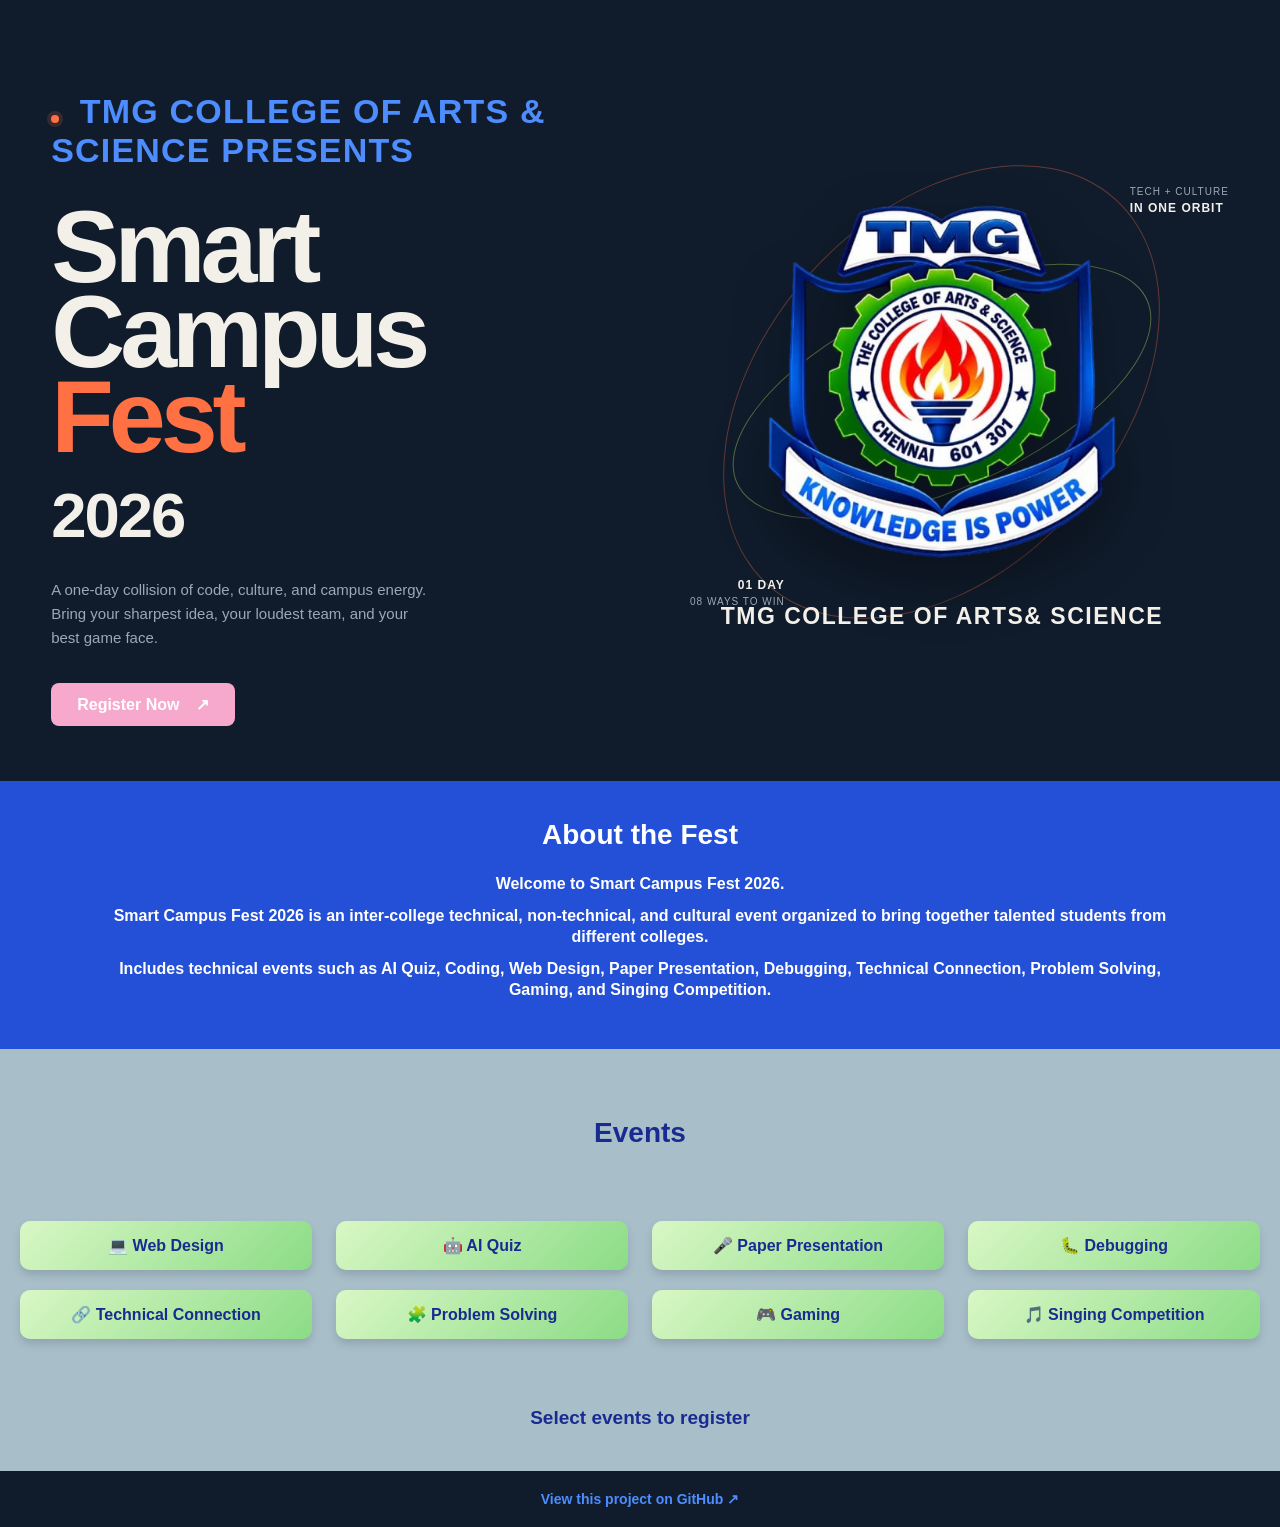
<file: index.html>
<!DOCTYPE html>
<html lang="en">
<head>
    <meta charset="UTF-8">
    <meta name="viewport" content="width=device-width, initial-scale=1.0">
    <meta name="description" content="Smart Campus Fest 2026 at TMG College of Arts & Science.">
    <title>Smart Campus Fest 2026</title>
    <link rel="stylesheet" href="style.css">
</head>
<body>
    <header>
        <div class="hero-content">
            <div class="hero-copy">
                <p class="hero-eyebrow"><span></span> TMG College of Arts &amp; Science presents</p>
                <h1>Smart Campus<br><em>Fest</em><br><span class="hero-year">2026</span></h1>
                <p class="hero-description">A one-day collision of code, culture, and campus energy. Bring your sharpest idea, your loudest team, and your best game face.</p>
                <a href="register.html" class="btn hero-btn">Register Now <b>↗</b></a>
            </div>
            <div class="hero-visual">
                <div class="orbit orbit-wide"></div>
                <div class="orbit orbit-tall"></div>
                <span class="visual-label visual-label-top">Tech + culture<br><strong>in one orbit</strong></span>
                <img src="logo.png" alt="TMG College of Arts and Science emblem" class="hero-logo">
                <p class="hero-college-name">TMG COLLEGE OF ARTS&amp; SCIENCE</p>
                <span class="visual-label visual-label-bottom"><strong>01 day</strong><br>08 ways to win</span>
            </div>
        </div>
    </header>

    <main>
        <section class="about-section">
            <h2>About the Fest</h2>
            <p>Welcome to Smart Campus Fest 2026.</p>
            <p>Smart Campus Fest 2026 is an inter-college technical, non-technical, and cultural event organized to bring together talented students from different colleges.</p>
            <p>Includes technical events such as AI Quiz, Coding, Web Design, Paper Presentation, Debugging, Technical Connection, Problem Solving, Gaming, and Singing Competition.</p>
        </section>

        <section class="styled-section events-section" id="events">
            <h2>Events</h2>
            <div class="event-list">
                <a class="card" href="events.html?event=Web%20Design">💻 Web Design</a>
                <a class="card" href="events.html?event=AI%20Quiz">🤖 AI Quiz</a>
                <a class="card" href="events.html?event=Paper%20Presentation">🎤 Paper Presentation</a>
                <a class="card" href="events.html?event=Debugging">🐛 Debugging</a>
                <a class="card" href="events.html?event=Technical%20Connection">🔗 Technical Connection</a>
                <a class="card" href="events.html?event=Problem%20Solving">🧩 Problem Solving</a>
                <a class="card" href="events.html?event=Gaming">🎮 Gaming</a>
                <a class="card" href="events.html?event=Singing%20Competition">🎵 Singing Competition</a>
            </div>
        </section>

        <p id="register" class="select-register">Select events to register</p>
    </main>
    <footer class="site-footer">
        <a href="https://github.com/gracy012345/SMART-CAMPUS-FEST-L.-GRACY-PRIYA-3rd-CS-.git" target="_blank" rel="noopener noreferrer">View this project on GitHub ↗</a>
    </footer>
    <script src="script.js"></script>
</body>
</html>
</file>
<file: style.css>
:root { --sky: #a8bfca; --royal: #2450d8; --navy: #192b91; --pink: #f7a9cd; --white: #fff; }
* { box-sizing: border-box; }
html { scroll-behavior: smooth; }
body { margin: 0; background: var(--sky); color: var(--navy); font-family: Arial, Helvetica, sans-serif; text-align: center; }
header { padding: 24px max(20px, 4vw) 55px; color: var(--white); background: #101c2c; }
.top-brand { display: flex; align-items: center; gap: 10px; width: fit-content; color: var(--white); font-size: 18px; font-weight: 700; }
.logo { display: block; width: 42px; height: 42px; object-fit: contain; }
.brand-dot { color: #ff7043; }
.hero-content { width: min(1240px, 100%); min-height: 555px; margin: 34px auto 0; display: grid; grid-template-columns: 1fr 1fr; align-items: center; gap: 30px; text-align: left; }
.hero-copy { max-width: 620px; }
.hero-eyebrow { color: #4d8dff; font-size: clamp(23px, 3vw, 34px); font-weight: 700; letter-spacing: 1.2px; text-transform: uppercase; }
.hero-eyebrow span { display: inline-block; width: 8px; height: 8px; margin-right: 10px; border-radius: 50%; background: #ff7043; box-shadow: 0 0 0 4px rgba(255,112,67,.16); }
.hero-copy h1 { margin: 28px 0 34px; color: #f2f0e9; font-size: clamp(60px, 8vw, 116px); line-height: .83; letter-spacing: -5px; }
.hero-copy h1 em { color: #ff7043; font-style: normal; }
.hero-year { color: #f2f0e9; font-size: .62em; letter-spacing: -2px; }
.hero-description { max-width: 385px; color: #9ca8b5; line-height: 1.6; font-size: 15px; }
.hero-btn { margin-top: 18px; background: #c7f36b; color: #101c2c; }
.hero-btn b { margin-left: 12px; }
.hero-visual { min-height: 545px; position: relative; display: grid; place-items: center; }
.hero-logo { position: relative; z-index: 1; width: min(390px, 75%); height: auto; filter: drop-shadow(0 25px 28px rgba(0,0,0,.38)); animation: heroFloat 5s ease-in-out infinite; }
.hero-college-name { position: absolute; z-index: 2; bottom: 34px; margin: 0; color: #f2f0e9; font-size: clamp(15px, 2vw, 23px); font-weight: 700; letter-spacing: 1.5px; text-align: center; }
.orbit { position: absolute; border: 1px solid rgba(199,243,107,.38); border-radius: 50%; }
.orbit-wide { width: 450px; height: 195px; transform: rotate(-24deg); }
.orbit-tall { width: 355px; height: 520px; border-color: rgba(255,112,67,.35); transform: rotate(42deg); }
.visual-label { position: absolute; z-index: 2; color: #9ca8b5; font-size: 10px; letter-spacing: 1px; line-height: 1.5; text-transform: uppercase; }
.visual-label strong { color: #f2f0e9; font-size: 12px; }
.visual-label-top { top: 65px; right: 0; }.visual-label-bottom { bottom: 55px; left: 35px; text-align: right; }
@keyframes heroFloat { 0%, 100% { transform: translateY(0) rotate(-2deg); } 50% { transform: translateY(-12px) rotate(2deg); } }
.college-name { margin: 0 0 22px; color: var(--navy); font-size: clamp(22px, 4vw, 34px); letter-spacing: 2px; font-weight: 700; }
header h2 { margin: 0 0 18px; font-size: clamp(21px, 3vw, 28px); }
.tagline { margin: 0 0 14px; font-size: 16px; font-weight: 700; }
.btn { display: inline-block; padding: 12px 26px; background: var(--pink); color: var(--white); border: 0; border-radius: 8px; font-weight: 700; text-decoration: none; cursor: pointer; transition: transform .2s ease, filter .2s ease; }
.btn:hover { transform: translateY(-2px); filter: brightness(.96); }
section { padding: 30px 20px; }
.about-section { background: var(--royal); color: var(--white); padding: 38px max(20px, 8vw); }
.about-section h2 { margin: 0 0 22px; font-size: 28px; }
.about-section p { max-width: 1200px; margin: 10px auto; font-size: 16px; line-height: 1.35; font-weight: 700; }
.styled-section { max-width: 1280px; margin: 0 auto; color: var(--navy); }
.styled-section h2 { margin: 38px 0 72px; font-size: 28px; }
.event-list { display: grid; grid-template-columns: repeat(4, minmax(0, 1fr)); gap: 20px 24px; max-width: 1250px; margin: 0 auto; }
.card { min-width: 168px; padding: 15px 25px; background: linear-gradient(135deg, #d9f7c5, #8bdc86); border-radius: 10px; color: var(--navy); font-weight: 700; box-shadow: 0 5px 8px rgba(0,0,0,.14); }
.select-register { margin: 38px auto 42px; color: var(--navy); font-size: 19px; font-weight: 700; }
.site-footer { padding: 20px; background: #101c2c; font-size: 14px; font-weight: 700; }
.site-footer a { color: #4d8dff; text-decoration: none; }
.site-footer a:hover { color: #c7f36b; }
.card { display: block; text-decoration: none; transition: transform .2s ease, box-shadow .2s ease; }
.card:hover { transform: translateY(-4px); box-shadow: 0 8px 12px rgba(0,0,0,.2); }
.details-page { min-height: 100vh; background: linear-gradient(145deg, #a8bfca, #d8e7dd); }
.details-header { padding: 28px 20px 10px; }
.details-logo { width: 125px; height: auto; }
.event-details { width: min(680px, calc(100% - 40px)); margin: 30px auto 70px; text-align: left; }
.back-link { display: inline-block; margin-bottom: 18px; color: var(--navy); font-weight: 700; }
.event-panel { padding: 42px clamp(24px, 6vw, 60px); background: rgba(255,255,255,.62); border: 1px solid rgba(255,255,255,.75); border-radius: 20px; box-shadow: 0 15px 30px rgba(25,43,145,.14); text-align: center; }
.details-label { margin: 0 0 12px; color: var(--royal); font-size: 12px; font-weight: 700; letter-spacing: 2px; text-transform: uppercase; }
.event-panel h1 { margin: 0 0 32px; color: var(--navy); font-size: clamp(32px, 6vw, 52px); }
.event-info { display: grid; grid-template-columns: repeat(3, 1fr); gap: 14px; margin-bottom: 34px; text-align: left; }
.event-info div { padding: 18px 14px; background: rgba(255,255,255,.72); border-radius: 12px; }
.event-info span { display: block; margin-bottom: 8px; color: #66728c; font-size: 10px; font-weight: 700; letter-spacing: 1px; }
.event-info strong { display: block; color: var(--navy); font-size: 14px; line-height: 1.3; }
.event-register-btn { padding: 16px 30px; font-size: 16px; }
body.modal-open { overflow: hidden; }
.modal-backdrop[hidden] { display: none; }
.modal-backdrop { position: fixed; inset: 0; z-index: 10; display: grid; place-items: center; padding: 20px; background: rgba(25,43,145,.35); backdrop-filter: blur(8px); }
.register-modal { position: relative; width: min(450px, 100%); max-height: calc(100vh - 32px); overflow-y: auto; padding: 38px; background: rgba(255,255,255,.42); border: 1px solid rgba(255,255,255,.78); border-radius: 22px; box-shadow: 0 24px 70px rgba(25,43,145,.3); backdrop-filter: blur(22px); text-align: left; }
.modal-close { position: absolute; top: 14px; right: 18px; border: 0; background: transparent; color: var(--navy); font-size: 30px; line-height: 1; cursor: pointer; }
.register-modal h2 { margin: 0 0 24px; color: var(--navy); font-size: 30px; line-height: 1.05; }
.register-modal h2 span { color: var(--royal); }
.register-modal label { display: block; margin: 13px 0; color: var(--navy); font-size: 13px; font-weight: 700; }
.register-modal input { display: block; width: 100%; margin-top: 7px; padding: 13px 14px; border: 1px solid rgba(25,43,145,.18); border-radius: 9px; background: rgba(255,255,255,.72); color: var(--navy); font: inherit; outline-color: var(--royal); }
.modal-submit { width: 100%; margin-top: 16px; padding: 17px 24px; background: var(--pink); font-size: 18px; font-weight: 700; box-shadow: 0 8px 18px rgba(247,169,205,.35); }
.form-message { min-height: 20px; margin: 17px 0 0; color: var(--navy); font-size: 13px; font-weight: 700; text-align: center; }
.qr-result { margin-top: 18px; padding-top: 18px; border-top: 1px solid rgba(25,43,145,.18); text-align: center; }
.qr-title { margin: 0 0 12px; color: var(--navy); font-size: 16px; font-weight: 700; }
#qr-code { display: flex; justify-content: center; padding: 10px; background: #fff; border-radius: 10px; }
#qr-code img { display: block; width: 180px; height: 180px; }
.qr-help { margin: 12px 0 0; color: var(--navy); font-size: 12px; }
.registration-success { margin: 14px 0 0; color: var(--navy); font-size: 18px; font-weight: 700; }
@media (max-width: 650px) { header { padding-top: 20px; }.hero-content { grid-template-columns: 1fr; min-height: auto; margin-top: 70px; }.hero-copy h1 { letter-spacing: -3px; }.hero-visual { min-height: 410px; margin-top: 25px; }.hero-logo { width: 260px; }.hero-college-name { bottom: 20px; font-size: 12px; letter-spacing: 1px; }.orbit-wide { width: 320px; height: 140px; }.orbit-tall { width: 255px; height: 375px; }.visual-label-top { top: 20px; right: 0; }.visual-label-bottom { bottom: 18px; left: 0; }.about-section { padding: 32px 18px; }.about-section p { font-size: 14px; }.styled-section h2 { margin: 28px 0 38px; }.event-list { grid-template-columns: repeat(2, minmax(0, 1fr)); gap: 14px; }.card { min-width: 0; padding: 13px 10px; font-size: 14px; }.select-register { font-size: 15px; } }
@media (max-width: 560px) { .event-info { grid-template-columns: 1fr; }.event-info div { text-align: center; }.event-panel { padding: 32px 20px; }.register-modal { padding: 32px 22px; } }
</file>
